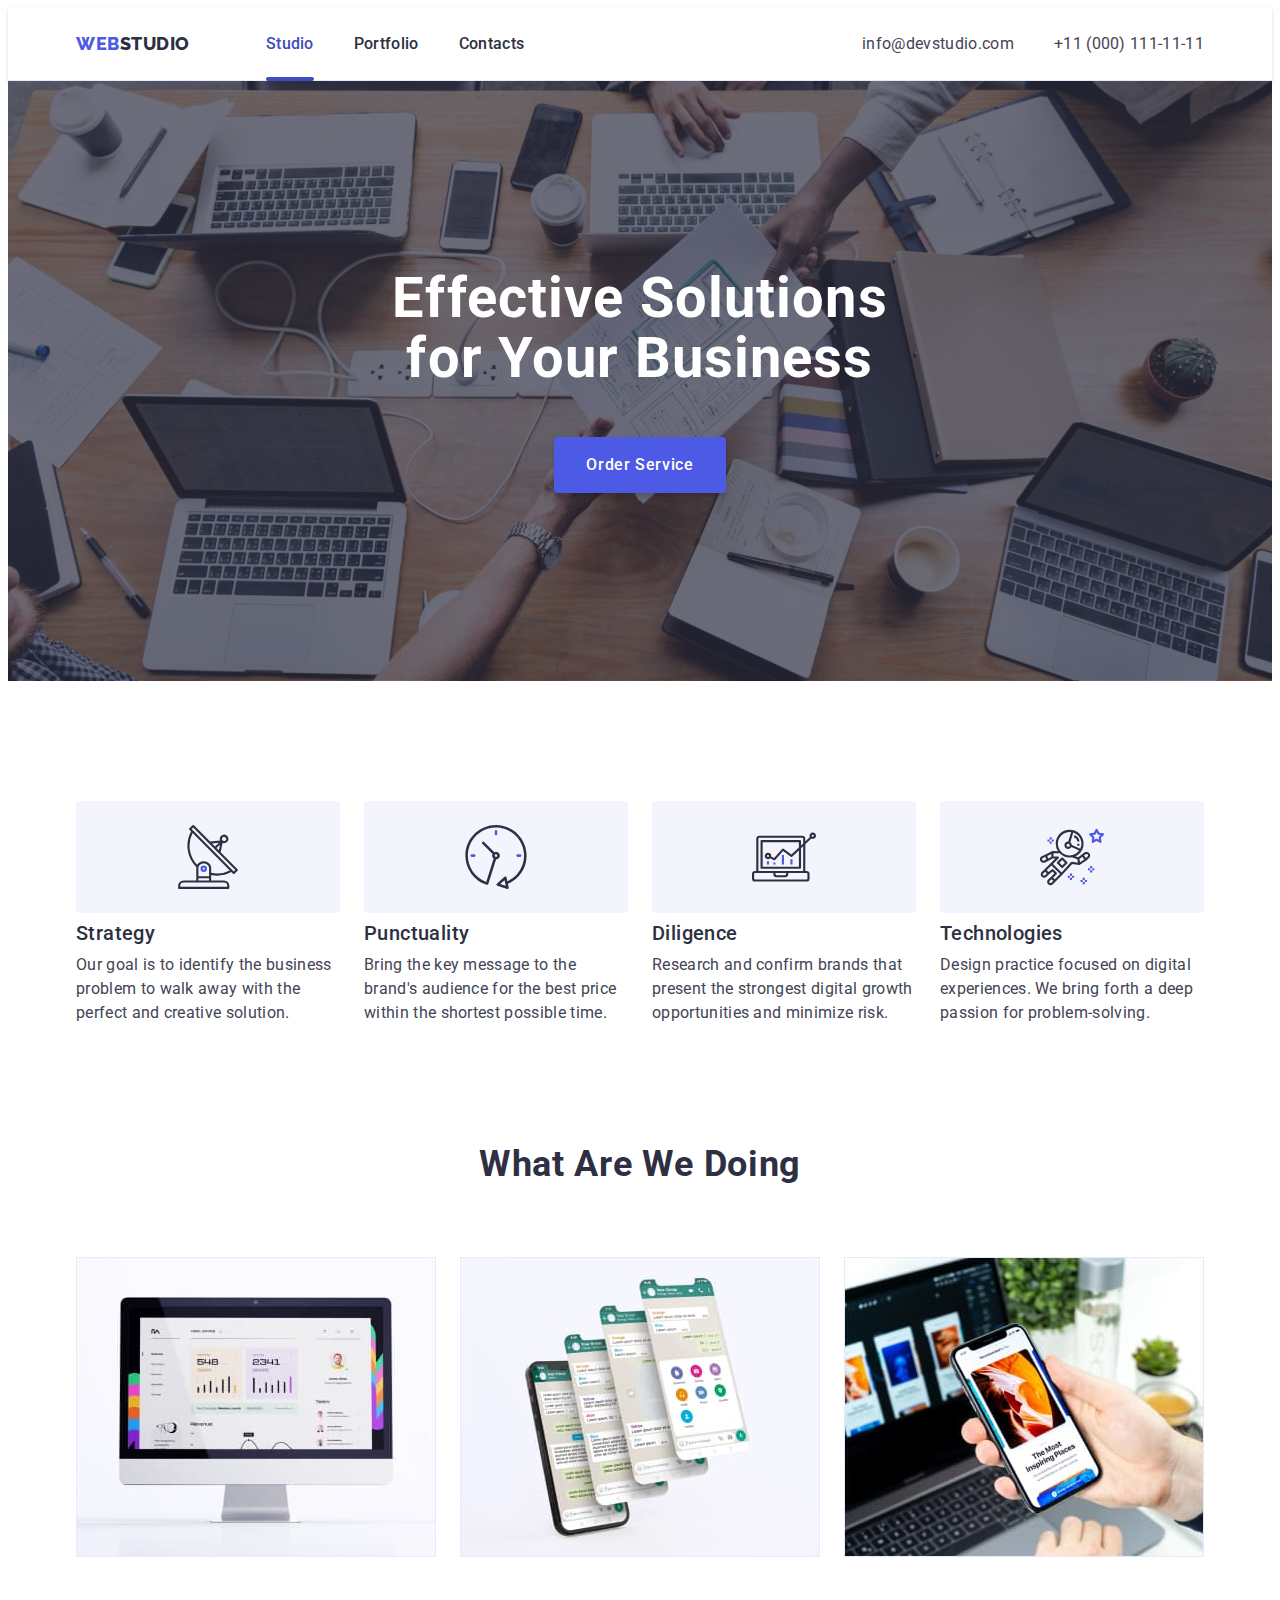
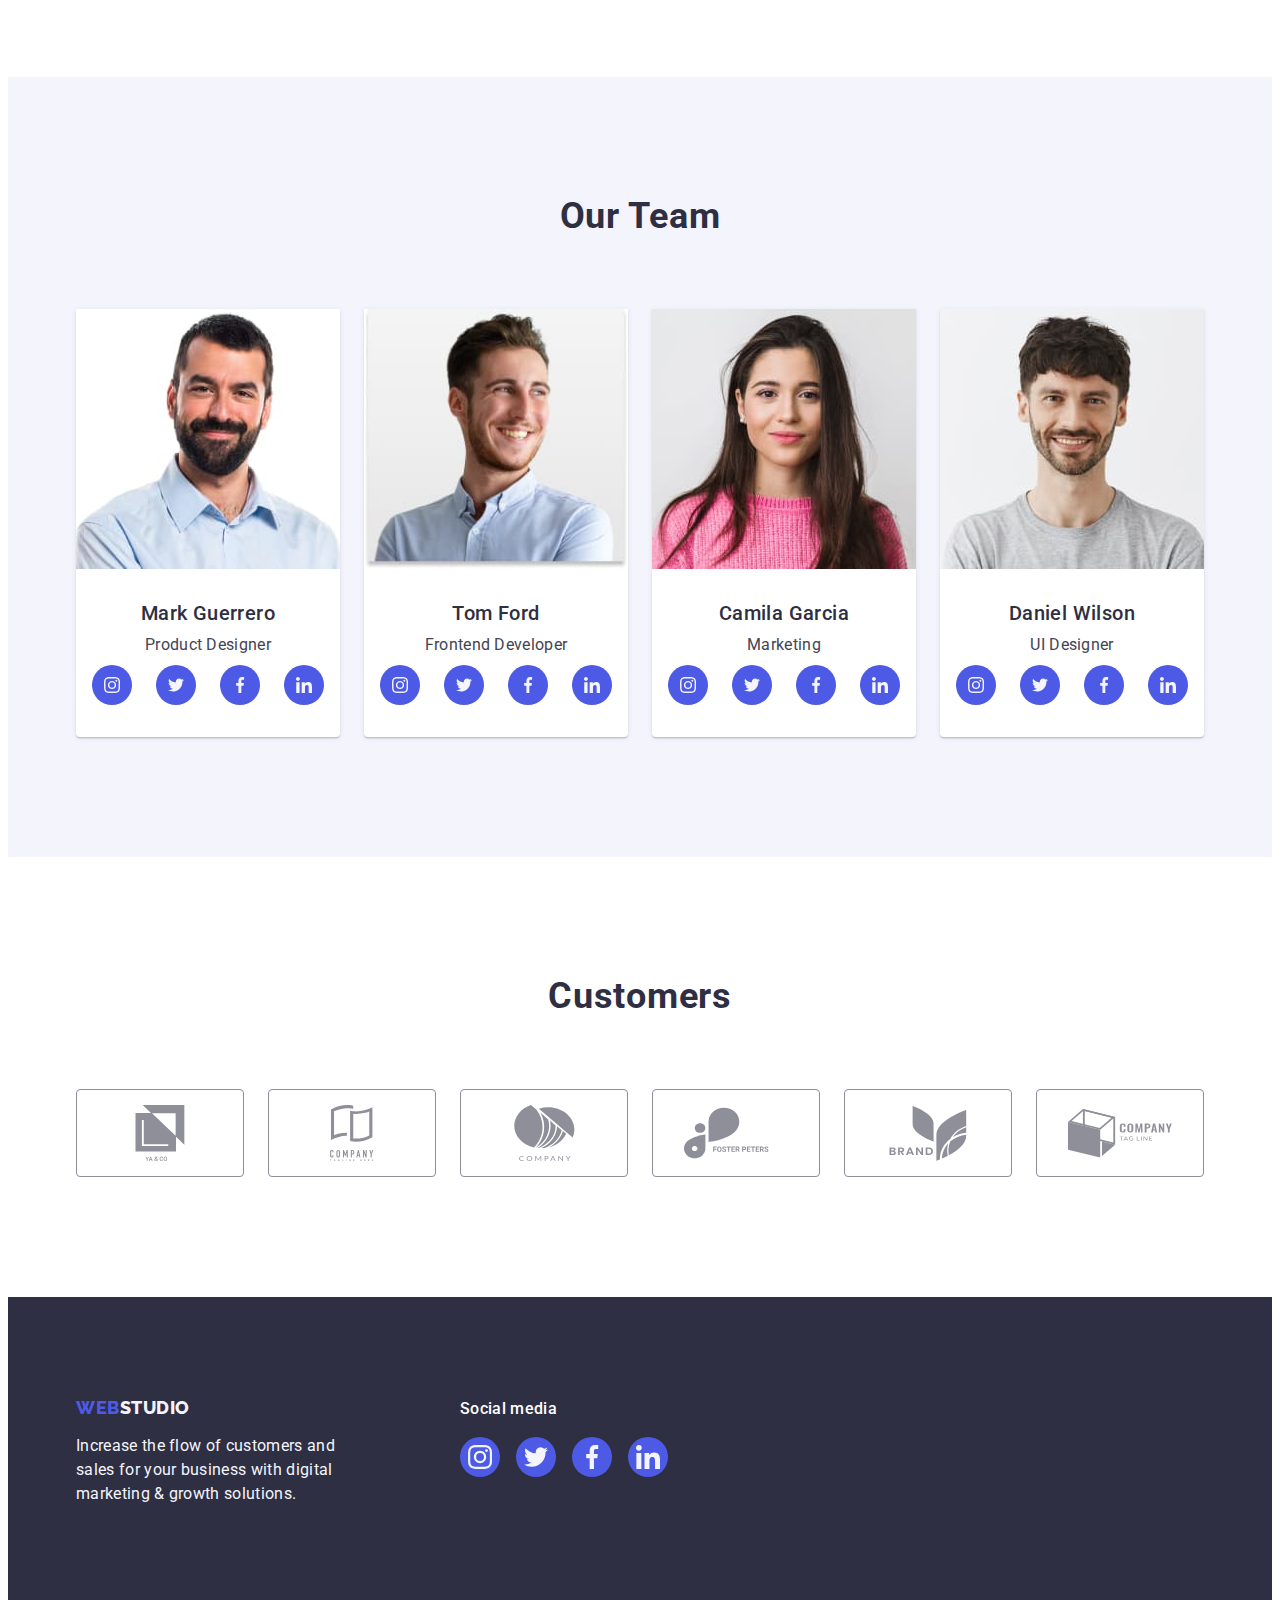
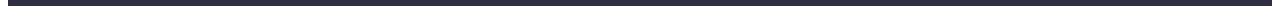
<file: index.html>
<!DOCTYPE html>
<html lang="en">
  <head>
    <meta charset="UTF-8" />
    <meta http-equiv="X-UA-Compatible" content="IE=edge" />
    <meta name="viewport" content="width=device-width, initial-scale=1.0" />
    <link rel="preconnect" href="https://fonts.googleapis.com" />
    <link rel="preconnect" href="https://fonts.gstatic.com" crossorigin />
    <link
      href="https://fonts.googleapis.com/css2?family=Raleway:wght@800&family=Roboto:wght@400;500;700;900&display=swap"
      rel="stylesheet"
    />
    <link
      rel="stylesheet"
      href="https://cdnjs.cloudflare.com/ajax/libs/modern-normalize/2.0.0/modern-normalize.min.css"
      integrity="sha512-4xo8blKMVCiXpTaLzQSLSw3KFOVPWhm/TRtuPVc4WG6kUgjH6J03IBuG7JZPkcWMxJ5huwaBpOpnwYElP/m6wg=="
      crossorigin="anonymous"
      referrerpolicy="no-referrer"
    />
    <link rel="stylesheet" href="./css/style.css" />
    <title>WEBSTUDIO</title>
  </head>
  <body>
    <!-- Шапка з навігацією -->
    <header class="header">
      <div class="container header-container">
        <nav class="header-nav">
          <a class="header-logo link" href="./index.html">
            Web<span class="logo-aсcent">Studio</span>
          </a>
          <ul class="header-list list">
            <li class="header-item">
              <a class="header-link link current" href="./index.html">Studio</a>
            </li>
            <li class="header-item">
              <a class="header-link link" href="./portfolio.html"> Portfolio</a>
            </li>
            <li class="header-item">
              <a class="header-link link" href="">Contacts</a>
            </li>
          </ul>
        </nav>
        <address class="adress">
          <ul class="adress-list list">
            <li class="adress-list-item">
              <a
                class="adress-contact-link link"
                href="mailto:info@devstudio.com"
                >info@devstudio.com</a
              >
            </li>
            <li class="adress-list-item">
              <a class="adress-contact-link link" href="tel:+110001111111"
                >+11 (000) 111-11-11</a
              >
            </li>
          </ul>
        </address>
      </div>
    </header>
    <!-- Основний контент сайту -->
    <main>
      <!-- Секція Hero_1 -->
      <section class="hero">
        <div class="container">
          <h1 class="hero-title">Effective Solutions for Your Business</h1>
          <button class="hero-btn" type="button" data-modal-open>
            Order Service
          </button>
        </div>
      </section>
      <!-- Особливості компанії_2 -->
      <section class="features">
        <div class="container">
          <h2 class="features-main-title visually-hidden">Main Features</h2>
          <ul class="features-list list">
            <li class="features-item">
              <div class="feauters-icon">
                <svg class="feauter-icon-item" width="64" height="64">
                  <use href="./images/icons.svg#icon-antenna"></use>
                </svg>
              </div>
              <h3 class="features-sub-title">Strategy</h3>
              <p class="features-text">
                Our goal is to identify the business problem to walk away with
                the perfect and creative solution.
              </p>
            </li>
            <li class="features-item">
              <div class="feauters-icon">
                <svg class="feauter-icon-item" width="64" height="64">
                  <use href="./images/icons.svg#icon-clock"></use>
                </svg>
              </div>
              <h3 class="features-sub-title">Punctuality</h3>
              <p class="features-text">
                Bring the key message to the brand's audience for the best price
                within the shortest possible time.
              </p>
            </li>
            <li class="features-item">
              <div class="feauters-icon">
                <svg class="feauter-icon-item" width="64" height="64">
                  <use href="./images/icons.svg#icon-diagram"></use>
                </svg>
              </div>
              <h3 class="features-sub-title">Diligence</h3>
              <p class="features-text">
                Research and confirm brands that present the strongest digital
                growth opportunities and minimize risk.
              </p>
            </li>
            <li class="features-item">
              <div class="feauters-icon">
                <svg class="feauter-icon-item" width="64" height="64">
                  <use href="./images/icons.svg#icon-astronaut"></use>
                </svg>
              </div>
              <h3 class="features-sub-title">Technologies</h3>
              <p class="features-text">
                Design practice focused on digital experiences. We bring forth a
                deep passion for problem-solving.
              </p>
            </li>
          </ul>
        </div>
      </section>
      <!-- What we are doing_3 -->
      <section class="section-works">
        <div class="container">
          <h2 class="works-title">What are we doing</h2>
          <ul class="works-list list">
            <li class="works-item">
              <img
                src="./images/PC_1.jpg"
                alt="Photo of PC"
                width="360"
                height="300"
              />
            </li>
            <li class="works-item">
              <img
                src="./images/Phone_1.jpg"
                alt="Photo of Cellphone"
                width="360"
                height="300"
              />
            </li>
            <li class="works-item">
              <img
                src="./images/Combo_1.jpg"
                alt="Photo of PC and cellphone"
                width="360"
                height="300"
              />
            </li>
          </ul>
        </div>
      </section>
      <!-- Team -->
      <section class="section-team">
        <div class="container">
          <h2 class="team-title">Our Team</h2>
          <ul class="team-list list">
            <li class="team-item">
              <img
                src="./images/Mark_Guero.jpg"
                alt="Photo of Mark Guerrero"
                width="264"
              />
              <div class="item-text">
                <h3 class="team-subtitle">Mark Guerrero</h3>
                <p class="team-text">Product Designer</p>
                <ul class="social-list list">
                  <li class="social-item">
                    <a
                      class="social-link link"
                      href="#"
                      rel="noreferrer noopener nofollow"
                    >
                      <svg class="social-icon" width="16" height="16">
                        <use href="./images/icons.svg#icon-instagram"></use>
                      </svg>
                    </a>
                  </li>
                  <li class="social-item">
                    <a
                      class="social-link link"
                      href="#"
                      rel="noreferrer noopener nofollow"
                    >
                      <svg class="social-icon" width="16" height="16">
                        <use href="./images/icons.svg#icon-twitter"></use>
                      </svg>
                    </a>
                  </li>
                  <li class="social-item">
                    <a
                      class="social-link link"
                      href="#"
                      rel="noreferrer noopener nofollow"
                    >
                      <svg class="social-icon" width="16" height="16">
                        <use href="./images/icons.svg#icon-facebook"></use>
                      </svg>
                    </a>
                  </li>
                  <li class="social-item">
                    <a
                      class="social-link link"
                      href="#"
                      rel="noreferrer noopener nofollow"
                    >
                      <svg class="social-icon" width="16" height="16">
                        <use href="./images/icons.svg#icon-linkedin"></use>
                      </svg>
                    </a>
                  </li>
                </ul>
              </div>
            </li>
            <li class="team-item">
              <img
                src="./images/Tom_Ford.jpg"
                alt="Photo of Tom Ford"
                width="264"
              />
              <div class="item-text">
                <h3 class="team-subtitle">Tom Ford</h3>
                <p class="team-text">Frontend Developer</p>
                <ul class="social-list list">
                  <li class="social-item">
                    <a
                      class="social-link link"
                      href="#"
                      rel="noreferrer noopener nofollow"
                    >
                      <svg class="social-icon" width="16" height="16">
                        <use href="./images/icons.svg#icon-instagram"></use>
                      </svg>
                    </a>
                  </li>
                  <li class="social-item">
                    <a
                      class="social-link link"
                      href="#"
                      rel="noreferrer noopener nofollow"
                    >
                      <svg class="social-icon" width="16" height="16">
                        <use href="./images/icons.svg#icon-twitter"></use>
                      </svg>
                    </a>
                  </li>
                  <li class="social-item">
                    <a
                      class="social-link link"
                      href="#"
                      rel="noreferrer noopener nofollow"
                    >
                      <svg class="social-icon" width="16" height="16">
                        <use href="./images/icons.svg#icon-facebook"></use>
                      </svg>
                    </a>
                  </li>
                  <li class="social-item">
                    <a
                      class="social-link link"
                      href="#"
                      rel="noreferrer noopener nofollow"
                    >
                      <svg class="social-icon" width="16" height="16">
                        <use href="./images/icons.svg#icon-linkedin"></use>
                      </svg>
                    </a>
                  </li>
                </ul>
              </div>
            </li>
            <li class="team-item">
              <img
                src="./images/Camila_Garcia.jpg"
                alt="Photo of Camila Garcia"
                width="264"
              />
              <div class="item-text">
                <h3 class="team-subtitle">Camila Garcia</h3>
                <p class="team-text">Marketing</p>
                <ul class="social-list list">
                  <li class="social-item">
                    <a
                      class="social-link link"
                      href="#"
                      rel="noreferrer noopener nofollow"
                    >
                      <svg class="social-icon" width="16" height="16">
                        <use href="./images/icons.svg#icon-instagram"></use>
                      </svg>
                    </a>
                  </li>
                  <li class="social-item">
                    <a
                      class="social-link link"
                      href="#"
                      rel="noreferrer noopener nofollow"
                    >
                      <svg class="social-icon" width="16" height="16">
                        <use href="./images/icons.svg#icon-twitter"></use>
                      </svg>
                    </a>
                  </li>
                  <li class="social-item">
                    <a
                      class="social-link link"
                      href="#"
                      rel="noreferrer noopener nofollow"
                    >
                      <svg class="social-icon" width="16" height="16">
                        <use href="./images/icons.svg#icon-facebook"></use>
                      </svg>
                    </a>
                  </li>
                  <li class="social-item">
                    <a
                      class="social-link link"
                      href="#"
                      rel="noreferrer noopener nofollow"
                    >
                      <svg class="social-icon" width="16" height="16">
                        <use href="./images/icons.svg#icon-linkedin"></use>
                      </svg>
                    </a>
                  </li>
                </ul>
              </div>
            </li>
            <li class="team-item">
              <img
                src="./images/Daniel_Wilson.jpg"
                alt="Photo of Daniel Wilson"
                width="264"
              />
              <div class="item-text">
                <h3 class="team-subtitle">Daniel Wilson</h3>
                <p class="team-text">UI Designer</p>
                <ul class="social-list list">
                  <li class="social-item">
                    <a
                      class="social-link link"
                      href="#"
                      rel="noreferrer noopener nofollow"
                    >
                      <svg class="social-icon" width="16" height="16">
                        <use href="./images/icons.svg#icon-instagram"></use>
                      </svg>
                    </a>
                  </li>
                  <li class="social-item">
                    <a
                      class="social-link link"
                      href="#"
                      rel="noreferrer noopener nofollow"
                    >
                      <svg class="social-icon" width="16" height="16">
                        <use href="./images/icons.svg#icon-twitter"></use>
                      </svg>
                    </a>
                  </li>
                  <li class="social-item">
                    <a
                      class="social-link link"
                      href="#"
                      rel="noreferrer noopener nofollow"
                    >
                      <svg class="social-icon" width="16" height="16">
                        <use href="./images/icons.svg#icon-facebook"></use>
                      </svg>
                    </a>
                  </li>
                  <li class="social-item">
                    <a
                      class="social-link link"
                      href="#"
                      rel="noreferrer noopener nofollow"
                    >
                      <svg class="social-icon" width="16" height="16">
                        <use href="./images/icons.svg#icon-linkedin"></use>
                      </svg>
                    </a>
                  </li>
                </ul>
              </div>
            </li>
          </ul>
        </div>
      </section>
      <!-- Customers_5 -->
      <section class="section-customers">
        <div class="container">
          <h2 class="customer-title">Customers</h2>
          <ul class="customers-list list">
            <li class="customers-item">
              <a
                href="#"
                rel="noopener noreferrer nofollow"
                class="customers-link link"
              >
                <svg class="customer-icon" width="104" height="56">
                  <use href="./images/icons.svg#icon-ya_co"></use>
                </svg>
              </a>
            </li>
            <li class="customers-item">
              <a
                href="#"
                rel="noopener noreferrer nofollow"
                class="customers-link link"
              >
                <svg class="customer-icon" width="104" height="56">
                  <use
                    href="./images/icons.svg#icon-company_tagline_here"
                  ></use>
                </svg>
              </a>
            </li>
            <li class="customers-item">
              <a
                href="#"
                rel="noopener noreferrer nofollow"
                class="customers-link link"
              >
                <svg class="customer-icon" width="104" height="56">
                  <use href="./images/icons.svg#icon-company_3"></use>
                </svg>
              </a>
            </li>
            <li class="customers-item">
              <a
                href="#"
                rel="noopener noreferrer nofollow"
                class="customers-link link"
              >
                <svg class="customer-icon" width="104" height="56">
                  <use href="./images/icons.svg#icon-foster_peters"></use>
                </svg>
              </a>
            </li>
            <li class="customers-item">
              <a
                href="#"
                rel="noopener noreferrer nofollow"
                class="customers-link link"
              >
                <svg class="customer-icon" width="104" height="56">
                  <use href="./images/icons.svg#icon-brand"></use>
                </svg>
              </a>
            </li>
            <li class="customers-item">
              <a
                href="#"
                rel="noopener noreferrer nofollow"
                class="customers-link link"
              >
                <svg class="customer-icon" width="104" height="56">
                  <use href="./images/icons.svg#icon-company_tagline"></use>
                </svg>
              </a>
            </li>
          </ul>
        </div>
      </section>
    </main>
    <!-- Підвал сайту -->
    <footer class="footer">
      <div class="container footer-container">
        <div class="footer-logo-container">
          <a class="footer-logo link" href="./index.html">
            Web<span class="footer-logo-text">Studio</span>
          </a>
          <p class="footer-text">
            Increase the flow of customers and sales for your business with
            digital marketing & growth solutions.
          </p>
        </div>
        <div class="footer-social">
          <p class="footer-social-text">Social media</p>
          <ul class="footer-social-list list">
            <li class="footer-social-item">
              <a
                class="footer-social-link link"
                href="#"
                rel="noreferrer noopener nofollow"
              >
                <svg class="footer-social-icon" width="24" height="24">
                  <use href="./images/icons.svg#icon-instagram"></use>
                </svg>
              </a>
            </li>
            <li class="footer-social-item">
              <a
                class="footer-social-link link"
                href="#"
                rel="noreferrer noopener nofollow"
              >
                <svg class="footer-social-icon" width="24" height="24">
                  <use href="./images/icons.svg#icon-twitter"></use>
                </svg>
              </a>
            </li>
            <li class="footer-social-item">
              <a
                class="footer-social-link link"
                href="#"
                rel="noreferrer noopener nofollow"
              >
                <svg class="footer-social-icon" width="24" height="24">
                  <use href="./images/icons.svg#icon-facebook"></use>
                </svg>
              </a>
            </li>
            <li class="footer-social-item">
              <a
                class="footer-social-link link"
                href="#"
                rel="noreferrer noopener nofollow"
              >
                <svg class="footer-social-icon" width="24" height="24">
                  <use href="./images/icons.svg#icon-linkedin"></use>
                </svg>
              </a>
            </li>
          </ul>
        </div>
      </div>
    </footer>
    <div class="backdrop is-hidden" data-modal>
      <div class="modal">
        <button type="button" class="modal-close" data-modal-close>
          <svg class="modal-close-icon" width="8" height="8">
            <use href="./images/symbol-defs.svg#icon-btn-close-black"></use>
          </svg>
        </button>
      </div>
    </div>
    <script src="./js/modal.js"></script>
  </body>
</html>
</file>
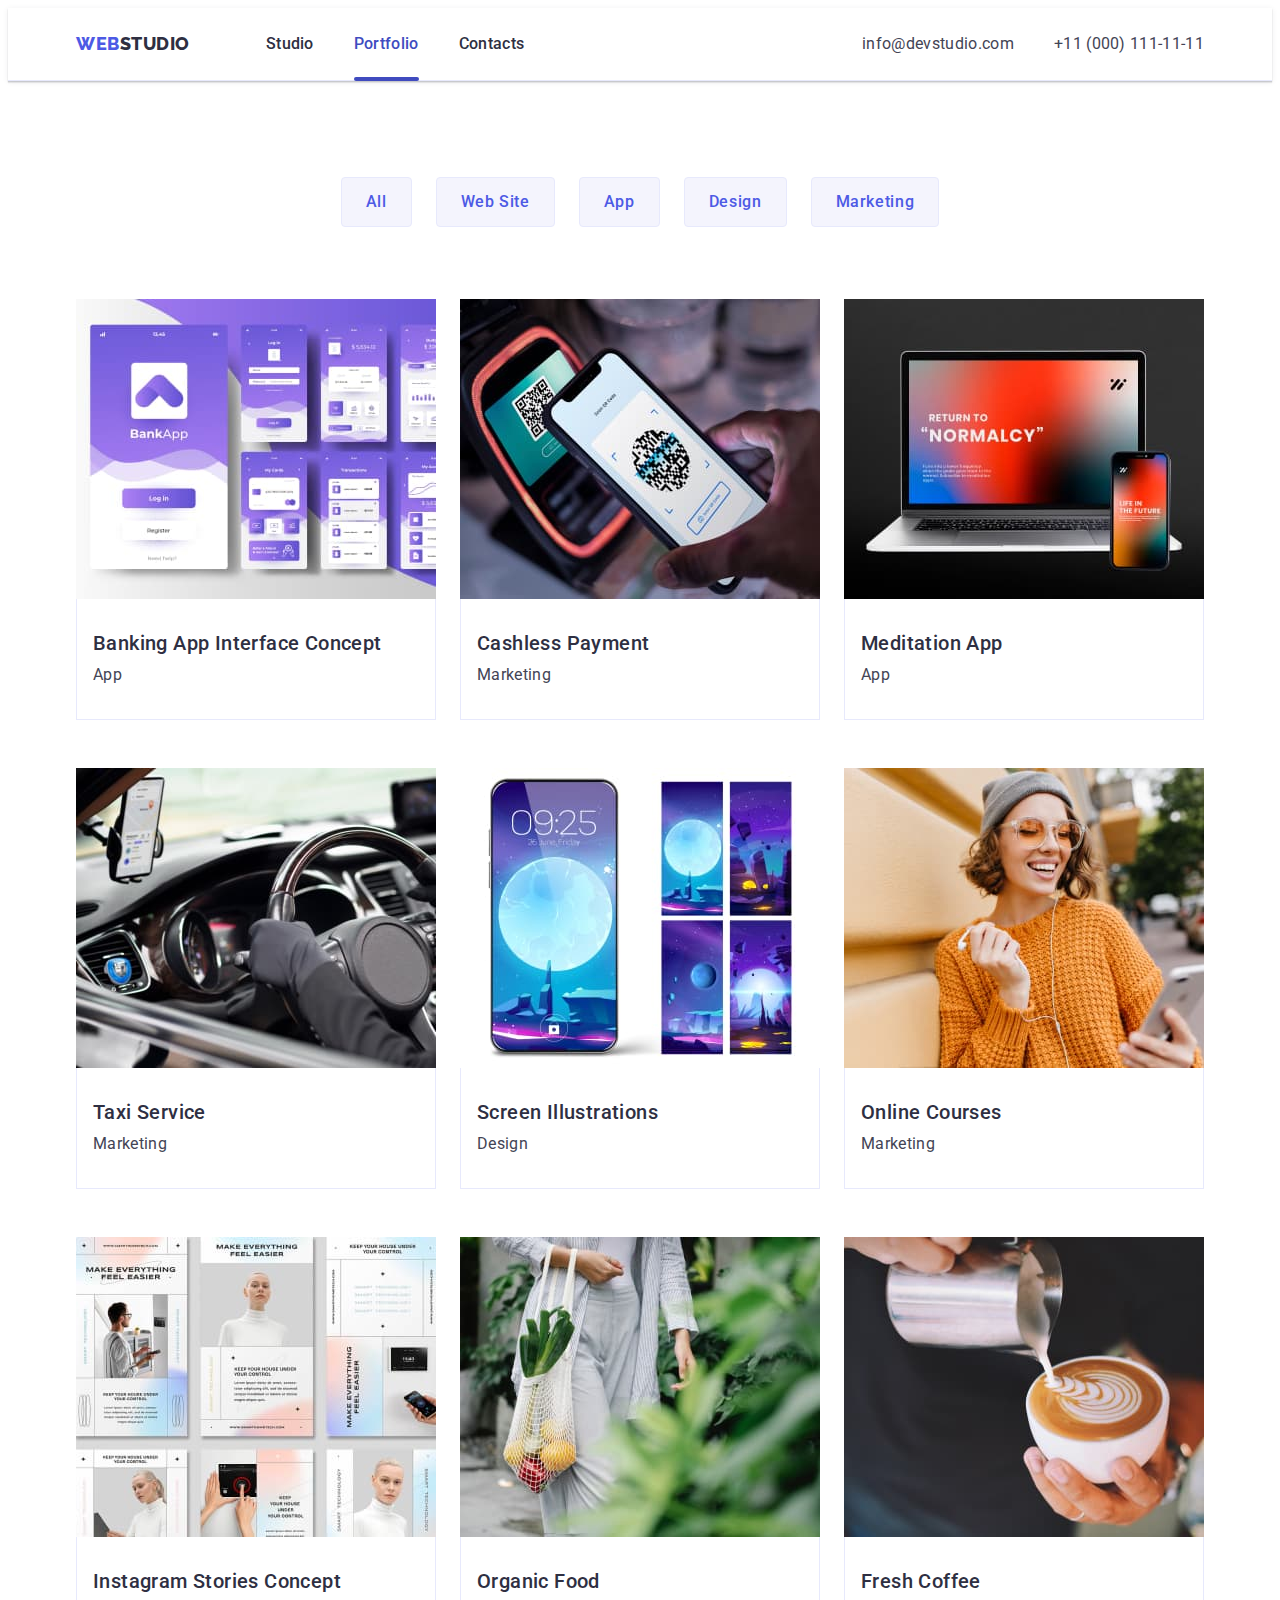
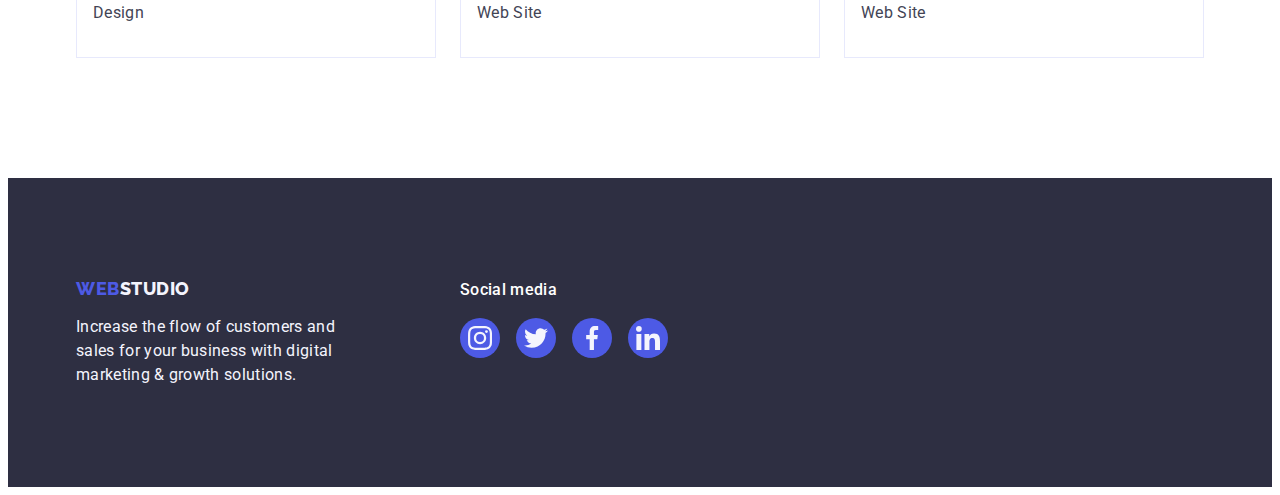
<file: portfolio.html>
<!DOCTYPE html>
<html lang="en">
  <head>
    <meta charset="UTF-8" />
    <meta http-equiv="X-UA-Compatible" content="IE=edge" />
    <meta name="viewport" content="width=device-width, initial-scale=1.0" />
    <link rel="preconnect" href="https://fonts.googleapis.com" />
    <link rel="preconnect" href="https://fonts.gstatic.com" crossorigin />
    <link
      href="https://fonts.googleapis.com/css2?family=Raleway:wght@800&family=Roboto:wght@400;500;700;900&display=swap"
      rel="stylesheet"
    />
    <link
      rel="stylesheet"
      href="https://cdnjs.cloudflare.com/ajax/libs/modern-normalize/2.0.0/modern-normalize.min.css"
      integrity="sha512-4xo8blKMVCiXpTaLzQSLSw3KFOVPWhm/TRtuPVc4WG6kUgjH6J03IBuG7JZPkcWMxJ5huwaBpOpnwYElP/m6wg=="
      crossorigin="anonymous"
      referrerpolicy="no-referrer"
    />
    <link rel="stylesheet" href="./css/style.css" />
    <title>Portfolio</title>
  </head>
  <body>
    <!-- Шапка з навігацією -->
    <header class="header">
      <div class="container header-container">
        <nav class="header-nav">
          <a class="header-logo link" href="./index.html">
            Web<span class="logo-aсcent">Studio</span>
          </a>
          <ul class="header-list list">
            <li class="header-item">
              <a class="header-link link" href="./index.html">Studio</a>
            </li>
            <li class="header-item">
              <a class="header-link link current" href="./portfolio.html">
                Portfolio</a
              >
            </li>
            <li class="header-item">
              <a class="header-link link" href="">Contacts</a>
            </li>
          </ul>
        </nav>
        <address class="adress">
          <ul class="adress-list list">
            <li class="adress-list-item">
              <a
                class="adress-contact-link link"
                href="mailto:info@devstudio.com"
                >info@devstudio.com</a
              >
            </li>
            <li class="adress-list-item">
              <a class="adress-contact-link link" href="tel:+110001111111"
                >+11 (000) 111-11-11</a
              >
            </li>
          </ul>
        </address>
      </div>
    </header>
    <!-- Основний контент сайту -->
    <main>
      <!-- Фільтри сторінки портфоліо -->
      <section class="portfolio-section">
        <div class="container">
          <h1 class="portfolio-title" hidden>Portfolio</h1>

          <ul class="btn-list list">
            <li class="btn-list-item">
              <button type="button" class="filter-btn">All</button>
            </li>
            <li class="btn-list-item">
              <button type="button" class="filter-btn">Web Site</button>
            </li>
            <li class="btn-list-item">
              <button type="button" class="filter-btn">App</button>
            </li>
            <li class="btn-list-item">
              <button type="button" class="filter-btn">Design</button>
            </li>
            <li class="btn-list-item">
              <button type="button" class="filter-btn">Marketing</button>
            </li>
          </ul>

          <ul class="portfolio-list list">
            <li class="portfolio-list-item">
              <a class="portfolio-link link" href="">
                <div class="link-wrapper">
                  <img
                    src="./images/banking.jpg"
                    alt="Photo of Banking App Interface Concept"
                    width="360"
                  />
                  <p class="portfolio-link-overlay">
                    14 Stylish and User-Friendly App Design Concepts · Task
                    Manager App · Calorie Tracker App · Exotic Fruit Ecommerce
                    App · Cloud Storage App
                  </p>
                </div>
                <div class="text-container">
                  <h2 class="portfolio-subtitle">
                    Banking App Interface Concept
                  </h2>
                  <p class="portfolio-text">App</p>
                </div>
              </a>
            </li>
            <li class="portfolio-list-item">
              <a class="portfolio-link link" href="">
                <div class="link-wrapper">
                  <img
                    src="./images/payment.jpg"
                    alt="Photo of Cashless Payment"
                    width="360"
                  />
                  <p class="portfolio-link-overlay">
                    14 Stylish and User-Friendly App Design Concepts · Task
                    Manager App · Calorie Tracker App · Exotic Fruit Ecommerce
                    App · Cloud Storage App
                  </p>
                </div>
                <div class="text-container">
                  <h2 class="portfolio-subtitle">Cashless Payment</h2>
                  <p class="portfolio-text">Marketing</p>
                </div>
              </a>
            </li>
            <li class="portfolio-list-item">
              <a class="portfolio-link link" href="">
                <div class="link-wrapper">
                  <img
                    src="./images/meditation.jpg"
                    alt="Photo of Meditation App"
                    width="360"
                  />
                  <p class="portfolio-link-overlay">
                    14 Stylish and User-Friendly App Design Concepts · Task
                    Manager App · Calorie Tracker App · Exotic Fruit Ecommerce
                    App · Cloud Storage App
                  </p>
                </div>
                <div class="text-container">
                  <h2 class="portfolio-subtitle">Meditation App</h2>
                  <p class="portfolio-text">App</p>
                </div>
              </a>
            </li>
            <li class="portfolio-list-item">
              <a class="portfolio-link link" href="">
                <div class="link-wrapper">
                  <img
                    src="./images/taxi.jpg"
                    alt="Photo of Taxi Service"
                    width="360"
                  />
                  <p class="portfolio-link-overlay">
                    14 Stylish and User-Friendly App Design Concepts · Task
                    Manager App · Calorie Tracker App · Exotic Fruit Ecommerce
                    App · Cloud Storage App
                  </p>
                </div>
                <div class="text-container">
                  <h2 class="portfolio-subtitle">Taxi Service</h2>
                  <p class="portfolio-text">Marketing</p>
                </div>
              </a>
            </li>
            <li class="portfolio-list-item">
              <a class="portfolio-link link" href="">
                <div class="link-wrapper">
                  <img
                    src="./images/screen.jpg"
                    alt="Photo of Screen Illustrations"
                    width="360"
                  />
                  <p class="portfolio-link-overlay">
                    14 Stylish and User-Friendly App Design Concepts · Task
                    Manager App · Calorie Tracker App · Exotic Fruit Ecommerce
                    App · Cloud Storage App
                  </p>
                </div>
                <div class="text-container">
                  <h2 class="portfolio-subtitle">Screen Illustrations</h2>
                  <p class="portfolio-text">Design</p>
                </div>
              </a>
            </li>
            <li class="portfolio-list-item">
              <a class="portfolio-link link" href="">
                <div class="link-wrapper">
                  <img
                    src="./images/courses.jpg"
                    alt="Photo of Online Courses"
                    width="360"
                  />
                  <p class="portfolio-link-overlay">
                    14 Stylish and User-Friendly App Design Concepts · Task
                    Manager App · Calorie Tracker App · Exotic Fruit Ecommerce
                    App · Cloud Storage App
                  </p>
                </div>
                <div class="text-container">
                  <h2 class="portfolio-subtitle">Online Courses</h2>
                  <p class="portfolio-text">Marketing</p>
                </div>
              </a>
            </li>
            <li class="portfolio-list-item">
              <a class="portfolio-link link" href="">
                <div class="link-wrapper">
                  <img
                    src="./images/stories.jpg"
                    alt="Photo of Instagram Stories Concept"
                    width="360"
                  />
                  <p class="portfolio-link-overlay">
                    14 Stylish and User-Friendly App Design Concepts · Task
                    Manager App · Calorie Tracker App · Exotic Fruit Ecommerce
                    App · Cloud Storage App
                  </p>
                </div>
                <div class="text-container">
                  <h2 class="portfolio-subtitle">Instagram Stories Concept</h2>
                  <p class="portfolio-text">Design</p>
                </div>
              </a>
            </li>
            <li class="portfolio-list-item">
              <a class="portfolio-link link" href="">
                <div class="link-wrapper">
                  <img
                    src="./images/food.jpg"
                    alt="Photo of Organic Food"
                    width="360"
                  />
                  <p class="portfolio-link-overlay">
                    14 Stylish and User-Friendly App Design Concepts · Task
                    Manager App · Calorie Tracker App · Exotic Fruit Ecommerce
                    App · Cloud Storage App
                  </p>
                </div>
                <div class="text-container">
                  <h2 class="portfolio-subtitle">Organic Food</h2>
                  <p class="portfolio-text">Web Site</p>
                </div>
              </a>
            </li>
            <li class="portfolio-list-item">
              <a class="portfolio-link link" href="">
                <div class="link-wrapper">
                  <img
                    src="./images/coffe.jpg"
                    alt="Photo of Fresh Coffee"
                    width="360"
                  />
                  <p class="portfolio-link-overlay">
                    14 Stylish and User-Friendly App Design Concepts · Task
                    Manager App · Calorie Tracker App · Exotic Fruit Ecommerce
                    App · Cloud Storage App
                  </p>
                </div>
                <div class="text-container">
                  <h2 class="portfolio-subtitle">Fresh Coffee</h2>
                  <p class="portfolio-text">Web Site</p>
                </div>
              </a>
            </li>
          </ul>
        </div>
      </section>
    </main>
    <!-- Підвал сайту -->
    <footer class="footer">
      <div class="container footer-container">
        <div class="footer-logo-container">
          <a class="footer-logo link" href="./index.html">
            Web<span class="footer-logo-text">Studio</span>
          </a>
          <p class="footer-text">
            Increase the flow of customers and sales for your business with
            digital marketing & growth solutions.
          </p>
        </div>
        <div class="footer-social">
          <p class="footer-social-text">Social media</p>
          <ul class="footer-social-list list">
            <li class="footer-social-item">
              <a
                class="footer-social-link link"
                href="#"
                rel="noreferrer noopener nofollow"
              >
                <svg class="footer-social-icon" width="24" height="24">
                  <use href="./images/icons.svg#icon-instagram"></use>
                </svg>
              </a>
            </li>
            <li class="footer-social-item">
              <a
                class="footer-social-link link"
                href="#"
                rel="noreferrer noopener nofollow"
              >
                <svg class="footer-social-icon" width="24" height="24">
                  <use href="./images/icons.svg#icon-twitter"></use>
                </svg>
              </a>
            </li>
            <li class="footer-social-item">
              <a
                class="footer-social-link link"
                href="#"
                rel="noreferrer noopener nofollow"
              >
                <svg class="footer-social-icon" width="24" height="24">
                  <use href="./images/icons.svg#icon-facebook"></use>
                </svg>
              </a>
            </li>
            <li class="footer-social-item">
              <a
                class="footer-social-link link"
                href="#"
                rel="noreferrer noopener nofollow"
              >
                <svg class="footer-social-icon" width="24" height="24">
                  <use href="./images/icons.svg#icon-linkedin"></use>
                </svg>
              </a>
            </li>
          </ul>
        </div>
      </div>
    </footer>
  </body>
</html>
</file>
<file: css/style.css>
/* Задання змінних */

:root {
  --active-color: #404bbf;
  --logo-accent-color: #4d5ae5;
  --second-main-color: #2e2f42;
  --main-color: #434455;
  --main-font-size: 16px;
}

/* Обнуляючі, скидаючі та загальні стилі сторінки */

*,
::before,
::after {
  box-sizing: border-box;
}

body {
  font-family: "Roboto", sans-serif;
  background-color: #ffffff;
  color: var(--main-color);
}

h1,
h2,
h3,
h4,
h5,
h6,
p {
  margin-top: 0;
  margin-bottom: 0;
}

.list {
  list-style: none;
  padding: 0;
  margin: 0;
}
.link {
  text-decoration: none;
}

img {
  display: block;
  max-width: 100%;
  height: auto;
}

button {
  border: none;
}

/* Стилізація Контейнерів */
.container {
  margin: 0 auto;
  width: 1158px;
  padding-right: 15px;
  padding-left: 15px;
  /* border: 1px solid tomato; */
}
/* Стилізація Header */
.header-container {
  display: flex;
}

.header {
  border-bottom: 1px solid #e7e9fc;
  min-height: 72px;
  box-shadow: 0px 2px 1px rgba(46, 47, 66, 0.08),
    0px 1px 1px rgba(46, 47, 66, 0.16), 0px 1px 6px rgba(46, 47, 66, 0.08);
}

.header-nav {
  display: flex;
  align-items: center;
}

.header-logo {
  font-family: "Raleway", sans-serif;
  font-weight: 800;
  font-size: 18px;
  line-height: 1.17;
  letter-spacing: 0.03em;
  text-transform: uppercase;
  color: var(--logo-accent-color);
  margin-right: 76px;

  transition: color 250ms cubic-bezier(0.4, 0, 0.2, 1);
}

.logo-aсcent,
.header-logo-color {
  color: var(--second-main-color);

  transition: color 250ms cubic-bezier(0.4, 0, 0.2, 1);
}

.header-logo:hover,
.header-logo:hover .logo-aсcent,
.header-logo:focus,
.header-logo:focus .logo-aсcent {
  color: var(--active-color);
}

.header-list {
  display: flex;
  gap: 40px;
}

.header-link {
  position: relative;
  display: flex;
  flex-direction: column;
  align-items: center;
  justify-content: center;
  font-weight: 500;
  font-size: var(--main-font-size);
  line-height: 1.5;
  letter-spacing: 0.02em;
  padding: 24px 0;
  color: var(--second-main-color);

  transition: color 250ms cubic-bezier(0.4, 0, 0.2, 1);
}

.header-link.current {
  color: #404bbf;
}

.header-link.current::after {
  content: "";
  position: absolute;
  bottom: -1px;
  width: 100%;
  height: 4px;
  background-color: #404bbf;
  border-radius: 2px;
}

.header-link:hover,
.header-link:focus {
  color: var(--active-color);
}

.adress {
  font-style: normal;
  margin-left: auto;
}

.adress-list {
  display: flex;
  gap: 40px;
  padding: 24px 0;
}

.adress-contact-link {
  font-size: var(--main-font-size);
  line-height: 1.5;
  letter-spacing: 0.02em;
  color: inherit;

  transition: color 250ms cubic-bezier(0.4, 0, 0.2, 1);
}

.adress-contact-link:hover,
.adress-contact-link:focus {
  color: var(--active-color);
}

/* Стилізація Hero */

.hero {
  background-image: linear-gradient(
      rgba(46, 47, 66, 0.7),
      rgba(46, 47, 66, 0.7)
    ),
    url(../images/people-office.jpg);
  background-repeat: no-repeat;
  background-position: center;
  background-size: cover;
  max-width: 1440px;
  padding: 188px 0;
}

.hero-title {
  margin: 0px auto 48px;
  font-size: 56px;
  line-height: 1.07;
  text-align: center;
  letter-spacing: 0.02em;
  max-width: 496px;
  color: #ffffff;
}

.hero-btn {
  display: block;
  border-radius: 4px;
  min-width: 169px;
  height: 56px;
  padding: 16px 32px;
  margin: 0 auto;
  font-family: inherit;
  font-weight: 500;
  font-size: var(--main-font-size);
  line-height: 1.5;
  letter-spacing: 0.04em;
  text-align: center;
  color: #ffffff;
  background-color: #4d5ae5;
  box-shadow: 0px 4px 4px rgba(0, 0, 0, 0.15);
  border: none;
  cursor: pointer;

  transition: background-color 250ms cubic-bezier(0.4, 0, 0.2, 1);
}

.hero-btn:hover,
.hero-btn:focus {
  background-color: var(--active-color);
}

.is-hidden {
  visibility: hidden;
  opacity: 0;
  pointer-events: none;
}

.backdrop {
  position: fixed;
  top: 0;
  width: 100%;
  height: 100%;
  background-color: rgba(46, 47, 66, 0.4);
  transform: scale(100%);

  transition: opacity 250ms cubic-bezier(0.4, 0, 0.2, 1),
    visibility 250ms cubic-bezier(0.4, 0, 0.2, 1);
}

.backdrop.is-hidden .modal {
  transform: translate(-50%, -50%) scale(0);
}

.modal {
  position: absolute;
  width: 408px;
  min-height: 584px;
  background-color: #fcfcfc;
  box-shadow: 0px 1px 1px rgba(0, 0, 0, 0.14), 0px 1px 3px rgba(0, 0, 0, 0.12),
    0px 2px 1px rgba(0, 0, 0, 0.2);
  border-radius: 4px;
  top: 50%;
  left: 50%;
  transform: translate(-50%, -50%) scale(1);
  transition: transform 250ms cubic-bezier(0.4, 0, 0.2, 1);
}

.modal-close {
  position: absolute;
  top: 24px;
  right: 24px;
  padding: 0;
  display: flex;
  align-items: center;
  justify-content: center;
  width: 24px;
  height: 24px;
  border: 1px solid rgba(0, 0, 0, 0.1);
  border-radius: 50%;
  background-color: #e7e9fc;
  margin-left: auto;
  cursor: pointer;

  transition: background-color 250ms cubic-bezier(0.4, 0, 0.2, 1),
    border 250ms cubic-bezier(0.4, 0, 0.2, 1);
}

.modal-close-icon {
  fill: #2e2f42;

  transition: fill 250ms cubic-bezier(0.4, 0, 0.2, 1);
}

.modal-close:hover,
.modal-close:focus {
  background-color: #404bbf;
  border: none;
}

.modal-close:hover .modal-close-icon,
.modal-close:focus .modal-close-icon {
  fill: #ffffff;
}

/* Стилізація Features */

.features {
  padding: 120px 0;
}

.visually-hidden {
  position: absolute;
  width: 1px;
  height: 1px;
  margin: -1px;
  border: 0;
  padding: 0;

  white-space: nowrap;
  clip-path: inset(100%);
  clip: rect(0 0 0 0);
  overflow: hidden;
}

.features-list {
  display: flex;
  gap: 24px;
}

.features-item {
  width: calc((100% - 72px) / 4);
}

.feauters-icon {
  display: flex;
  align-items: center;
  justify-content: center;
  width: 264px;
  height: 112px;
  flex-grow: 0;
  padding: 24px 100px;
  background-color: #f4f4fd;
  border-radius: 4px;
  margin-bottom: 8px;
}

.feauter-icon-item {
  fill: #404bbf;
  display: flex;
}

.features-sub-title {
  margin-bottom: 8px;
  font-weight: 500;
  font-size: 20px;
  line-height: 1.2;
  letter-spacing: 0.02em;
  color: var(--second-main-color);
}

.features-text {
  font-size: var(--main-font-size);
  line-height: 1.5;
  letter-spacing: 0.02em;
}

/* Стилізація Works */

.section-works {
  padding-bottom: 120px;
}

.works-list {
  display: flex;
  gap: 24px;
}

.works-item {
  width: calc((100% - 48px) / 3);
}

.works-title {
  margin-bottom: 72px;
  font-size: 36px;
  line-height: 1.11;
  text-align: center;
  letter-spacing: 0.02em;
  text-transform: capitalize;
  color: var(--second-main-color);
}

/* Стилізація Our Team */
.section-team {
  background-color: #f4f4fd;
  padding-top: 120px;
  padding-bottom: 120px;
}

.team-list {
  display: flex;
  gap: 24px;
}
.team-item {
  width: calc((100% - 72px) / 4);
  box-shadow: 0px 1px 6px rgba(46, 47, 66, 0.08),
    0px 1px 1px rgba(46, 47, 66, 0.16), 0px 2px 1px rgba(46, 47, 66, 0.08);
  border-radius: 0px 0px 4px 4px;
}

.team-title {
  margin-bottom: 72px;
  font-size: 36px;
  line-height: 1.11;
  text-align: center;
  letter-spacing: 0.02em;
  text-transform: capitalize;
  color: var(--second-main-color);
}

.team-subtitle {
  margin-bottom: 8px;
  font-weight: 500;
  font-size: 20px;
  line-height: 1.2;
  letter-spacing: 0.02em;
  color: var(--second-main-color);
  text-align: center;
}

.team-text {
  font-size: var(--main-font-size);
  line-height: 1.5;
  letter-spacing: 0.02em;
  text-align: center;
  margin-bottom: 8px;
}

.team-item {
  background-color: #ffffff;
}

.item-text {
  padding: 32px 16px;
}

.social-list {
  display: flex;
  gap: 24px;
  justify-content: center;
}

.social-item {
  width: 40px;
  height: 40px;
}

.social-link {
  width: 100%;
  height: 100%;
  border-radius: 50%;
  background-color: #4d5ae5;
  display: flex;
  align-items: center;
  justify-content: center;
  fill: #f4f4fd;

  transition: background-color 250ms cubic-bezier(0.4, 0, 0.2, 1);
}

.social-link:hover,
.social-link:focus {
  background-color: #404bbf;
}

/* Стилізація Customers */

.section-customers {
  padding-top: 120px;
  padding-bottom: 120px;
}
.customer-title {
  font-size: 36px;
  line-height: 1.11;
  text-align: center;
  letter-spacing: 0.02em;
  text-transform: capitalize;
  color: var(--second-main-color);
  margin-bottom: 72px;
}
.customers-list {
  display: flex;
  gap: 24px;
  justify-content: center;
  align-items: center;
}
.customers-item {
  width: calc((100% - 120px) / 6);
  height: 88px;
}
.customers-link {
  width: 100%;
  height: 100%;
  border: 1px solid #8e8f99;
  border-radius: 4px;
  display: flex;
  align-items: center;
  justify-content: center;
  color: #8e8f99;

  transition: border-color 250ms cubic-bezier(0.4, 0, 0.2, 1),
    color 250ms cubic-bezier(0.4, 0, 0.2, 1);
}

.customer-icon {
  fill: #8e8f99;

  transition: fill 250ms cubic-bezier(0.4, 0, 0.2, 1);
}

.customers-link:hover,
.customers-link:focus {
  border-color: #404bbf;
  color: #404bbf;
}

.customers-link:hover .customer-icon,
.customers-link:focus .customer-icon {
  fill: currentColor;
}

/* Стилізація Footer */

.footer {
  padding: 100px 0;
  background-color: var(--second-main-color);
}

.footer-logo {
  display: inline-block;
  margin-bottom: 16px;
  font-family: "Raleway", sans-serif;
  font-weight: 800;
  font-size: 18px;
  line-height: 1.17;
  letter-spacing: 0.03em;
  text-transform: uppercase;
  color: #4d5ae5;
  text-decoration: none;

  transition: color 250ms cubic-bezier(0.4, 0, 0.2, 1);
}

.footer-logo-text {
  color: #f4f4fd;

  transition: color 250ms cubic-bezier(0.4, 0, 0.2, 1);
}

.footer-logo:hover,
.footer-logo:hover .footer-logo-text,
.footer-logo:focus,
.footer-logo:focus .footer-logo-text {
  color: var(--active-color);
}

.footer-text {
  font-size: var(--main-font-size);
  line-height: 1.5;
  letter-spacing: 0.02em;
  color: #f4f4fd;
  max-width: 264px;
}

.footer-container {
  display: flex;
  align-items: baseline;
}
.footer-logo-container {
  margin-right: 120px;
}
.footer-social {
}
.footer-social-text {
  font-weight: 500;
  font-size: 16px;
  line-height: 1.5;
  letter-spacing: 0.02em;
  margin-bottom: 16px;
  color: #ffffff;
}
.footer-social-list {
  display: flex;
  justify-content: center;
  gap: 16px;
}
.footer-social-item {
  width: 40px;
  height: 40px;
}
.footer-social-link {
  width: 100%;
  height: 100%;
  border-radius: 50%;
  background-color: #4d5ae5;
  display: flex;
  align-items: center;
  justify-content: center;
  fill: #f4f4fd;

  transition: background-color 250ms cubic-bezier(0.4, 0, 0.2, 1);
}

.footer-social-link:hover,
.footer-social-link:focus {
  background-color: #31d0aa;
}

/* Стилізація Portfolio */

/* стилізація заголовку Portfolio */

.portfolio-title {
  font-size: 56px;
  line-height: 1.07;
  text-align: center;
  letter-spacing: 0.02em;
  color: var(--second-main-color);
}

/* Стилізація фільтрів сторінки Portfolio */

.portfolio-section {
  padding: 96px 0 120px;
}

/* .btn-wrapper {
} */

.btn-list {
  display: flex;
  gap: 24px;
  justify-content: center;
  margin-bottom: 72px;
}

.filter-btn {
  padding: 12px 24px;
  border-radius: 4px;
  text-align: center;
  font-family: inherit;
  font-weight: 500;
  font-size: var(--main-font-size);
  line-height: 1.5;
  text-align: center;
  letter-spacing: 0.04em;
  background-color: #f4f4fd;
  color: #4d5ae5;
  border: 1px solid #e7e9fc;
  cursor: pointer;

  transition: color 250ms cubic-bezier(0.4, 0, 0.2, 1),
    background-color 250ms cubic-bezier(0.4, 0, 0.2, 1),
    border-color 250ms cubic-bezier(0.4, 0, 0.2, 1),
    box-shadow 250ms cubic-bezier(0.4, 0, 0.2, 1);
}

.filter-btn:hover,
.filter-btn:focus {
  background-color: var(--active-color);
  color: #ffffff;
  border: 1px solid transparent;
  box-shadow: 0px 3px 1px rgba(0, 0, 0, 0.1), 0px 2px 1px rgba(0, 0, 0, 0.08),
    0px 2px 2px rgba(0, 0, 0, 0.12);
  border-radius: 4px;
}

/* Стилізація контенту сторінки Portfolio */

.portfolio-list {
  display: flex;
  gap: 24px;
  row-gap: 48px;
  flex-wrap: wrap;
}

.portfolio-list-item {
  background: #ffffff;
  width: 360px;
  max-width: calc((100% - 48px) / 3);
}

.link-wrapper {
  position: relative;
  display: flex;
  align-items: center;
  justify-content: center;

  overflow: hidden;
}

.portfolio-link {
  display: block;
  box-shadow: none;

  transition: box-shadow 250ms cubic-bezier(0.4, 0, 0.2, 1);
}

.portfolio-link:hover,
.portfolio-link:focus {
  box-shadow: 0px 1px 6px rgba(46, 47, 66, 0.08),
    0px 1px 1px rgba(46, 47, 66, 0.16), 0px 2px 1px rgba(46, 47, 66, 0.08);
}

.portfolio-link-overlay {
  position: absolute;
  top: 0;
  padding: 40px 32px;
  width: 100%;
  height: 100%;

  font-size: 16px;
  line-height: 1.5;
  letter-spacing: 0.02em;

  background-color: #4d5ae5;
  color: #f4f4fd;

  transform: translateY(100%);

  transition: transform 250ms cubic-bezier(0.4, 0, 0.2, 1);
}

.portfolio-link:hover .portfolio-link-overlay,
.portfolio-link:focus .portfolio-link-overlay {
  transform: translateY(0);
}

.text-container {
  padding: 32px 16px;
  border: 1px solid #e7e9fc;
  border-top: none;
}

.portfolio-subtitle {
  margin-bottom: 8px;
  font-weight: 500;
  font-size: 20px;
  line-height: 1.2;
  letter-spacing: 0.02em;
  color: var(--second-main-color);
}

.portfolio-text {
  font-size: var(--main-font-size);
  line-height: 1.5;
  letter-spacing: 0.02em;
  color: var(--main-color);
}
</file>
